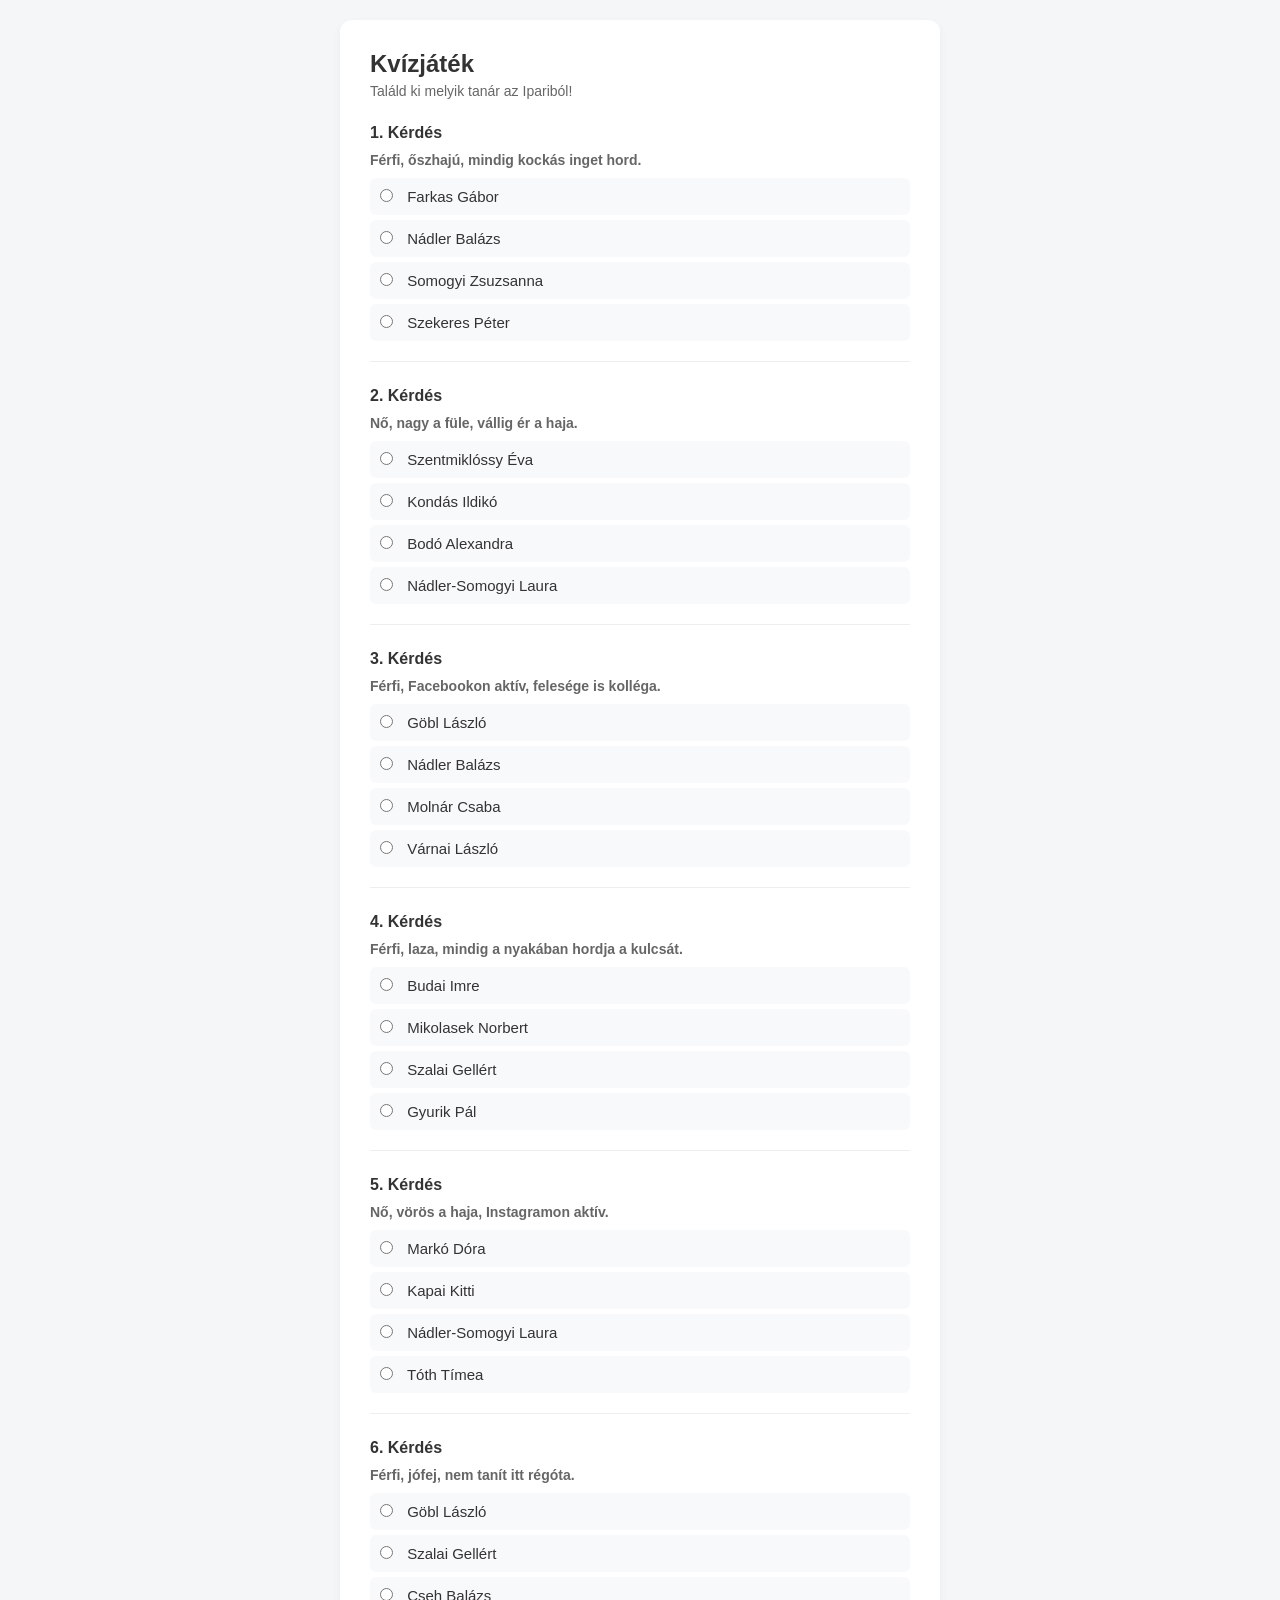
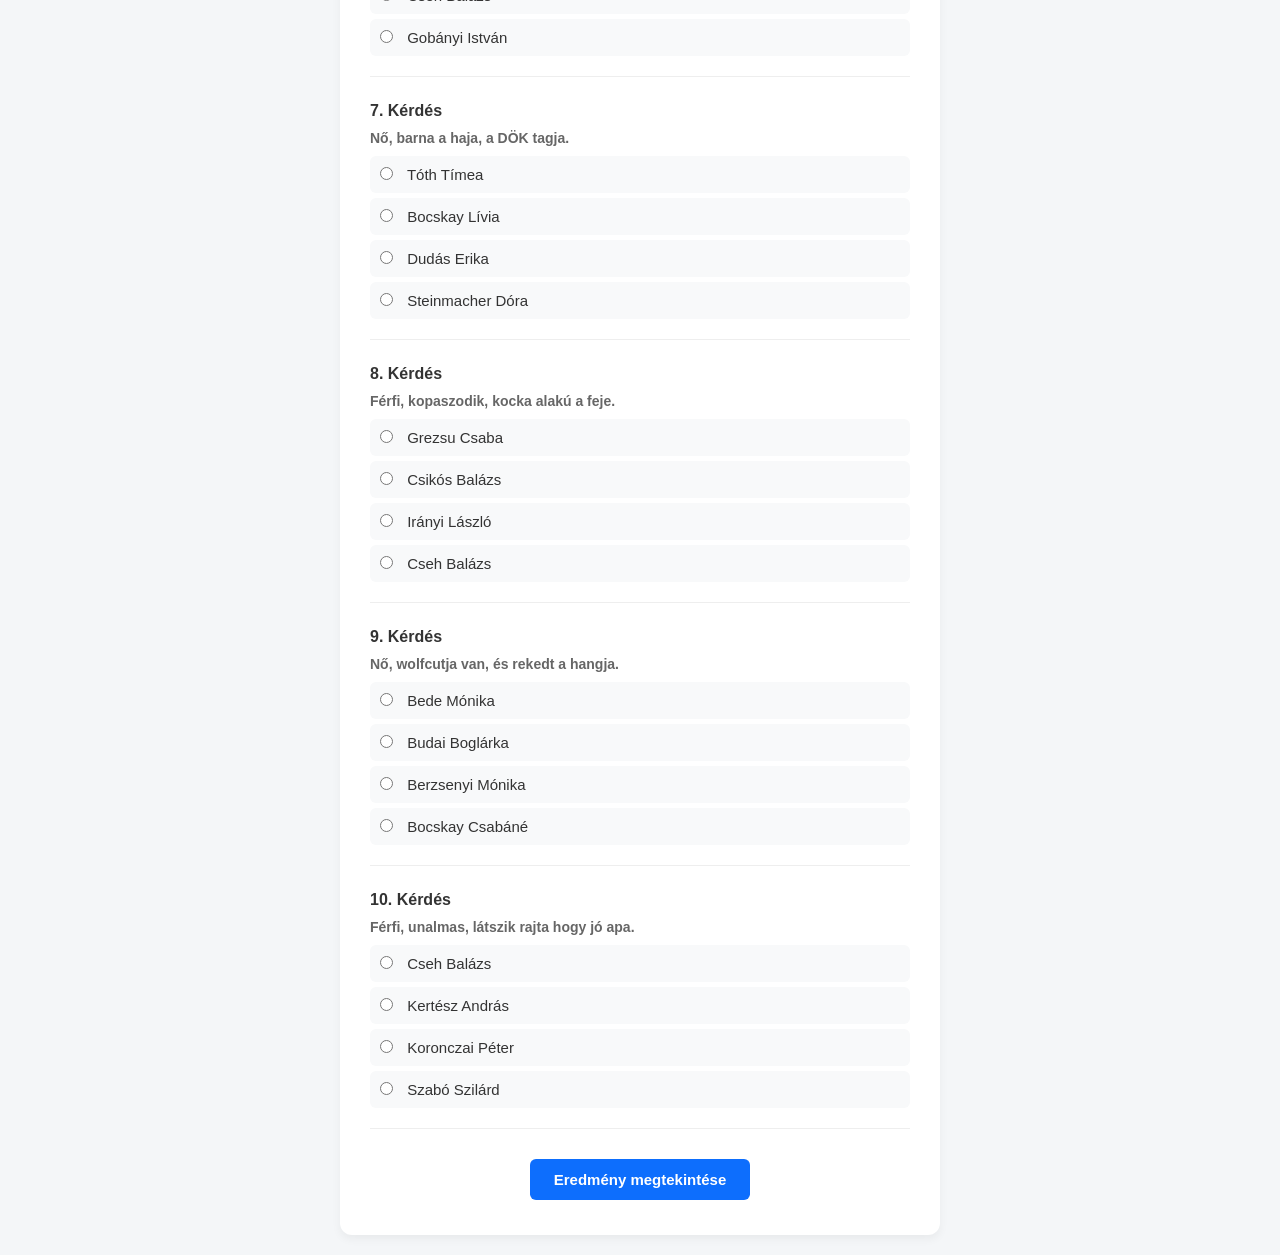
<file: index.html>
<!DOCTYPE html>
<html lang="hu">
<head>
  <meta charset="UTF-8">
  <meta name="viewport" content="width=device-width, initial-scale=1.0">
  <title>Kvízjáték</title>
  <link rel="stylesheet" href="style.css">
</head>
<body>

  <main class="kviz-doboz">
    <h1>Kvízjáték</h1>
    <p class="alcim">Találd ki melyik tanár az Ipariból!</p>

    <form>
      <!-- 1. Kérdés -->
      <div class="kerdes">
        <p>1. Kérdés</p>
        <p class="alcim">Férfi, őszhajú, mindig kockás inget hord.</p>
        <label><input type="radio" name="k1" class="helyes"> Farkas Gábor</label>
        <label><input type="radio" name="k1"> Nádler Balázs</label>
        <label><input type="radio" name="k1"> Somogyi Zsuzsanna</label>
        <label><input type="radio" name="k1"> Szekeres Péter</label>
      </div>

      <!-- 2. Kérdés -->
      <div class="kerdes">
        <p>2. Kérdés</p>
        <p class="alcim">Nő, nagy a füle, vállig ér a haja.</p>
        <label><input type="radio" name="k2"> Szentmiklóssy Éva</label>
        <label><input type="radio" name="k2" class="helyes"> Kondás Ildikó</label>
        <label><input type="radio" name="k2"> Bodó Alexandra</label>
        <label><input type="radio" name="k2"> Nádler-Somogyi Laura</label>
      </div>

      <!-- 3. Kérdés -->
      <div class="kerdes">
        <p>3. Kérdés</p>
        <p class="alcim">Férfi, Facebookon aktív, felesége is kolléga.</p>
        <label><input type="radio" name="k3"> Göbl László</label>
        <label><input type="radio" name="k3"> Nádler Balázs</label>
        <label><input type="radio" name="k3"> Molnár Csaba</label>
        <label><input type="radio" name="k3" class="helyes"> Várnai László</label>
      </div>

      <!-- 4. Kérdés -->
      <div class="kerdes">
        <p>4. Kérdés</p>
        <p class="alcim">Férfi, laza, mindig a nyakában hordja a kulcsát.</p>
        <label><input type="radio" name="k4" class="helyes"> Budai Imre</label>
        <label><input type="radio" name="k4"> Mikolasek Norbert</label>
        <label><input type="radio" name="k4"> Szalai Gellért</label>
        <label><input type="radio" name="k4"> Gyurik Pál</label>
      </div>

      <!-- 5. Kérdés -->
      <div class="kerdes">
        <p>5. Kérdés</p>
        <p class="alcim">Nő, vörös a haja, Instagramon aktív.</p>
        <label><input type="radio" name="k5"> Markó Dóra</label>
        <label><input type="radio" name="k5"> Kapai Kitti</label>
        <label><input type="radio" name="k5" class="helyes"> Nádler-Somogyi Laura</label>
        <label><input type="radio" name="k5"> Tóth Tímea</label>
      </div>

      <!-- 6. Kérdés -->
      <div class="kerdes">
        <p>6. Kérdés</p>
        <p class="alcim">Férfi, jófej, nem tanít itt régóta.</p>
        <label><input type="radio" name="k6"> Göbl László</label>
        <label><input type="radio" name="k6" class="helyes"> Szalai Gellért</label>
        <label><input type="radio" name="k6"> Cseh Balázs</label>
        <label><input type="radio" name="k6"> Gobányi István</label>
      </div>

      <!-- 7. Kérdés -->
      <div class="kerdes">
        <p>7. Kérdés</p>
        <p class="alcim">Nő, barna a haja, a DÖK tagja.</p>
        <label><input type="radio" name="k7"> Tóth Tímea</label>
        <label><input type="radio" name="k7"> Bocskay Lívia</label>
        <label><input type="radio" name="k7"> Dudás Erika</label>
        <label><input type="radio" name="k7" class="helyes"> Steinmacher Dóra</label>
      </div>

      <!-- 8. Kérdés -->
      <div class="kerdes">
        <p>8. Kérdés</p>
        <p class="alcim">Férfi, kopaszodik, kocka alakú a feje. </p>
        <label><input type="radio" name="k8"> Grezsu Csaba</label>
        <label><input type="radio" name="k8" class="helyes"> Csikós Balázs</label>
        <label><input type="radio" name="k8"> Irányi László</label>
        <label><input type="radio" name="k8"> Cseh Balázs</label>
      </div>

      <!-- 9. Kérdés -->
      <div class="kerdes">
        <p>9. Kérdés</p>
        <p class="alcim">Nő, wolfcutja van, és rekedt a hangja.</p>
        <label><input type="radio" name="k9"> Bede Mónika</label>
        <label><input type="radio" name="k9"> Budai Boglárka</label>
        <label><input type="radio" name="k9" class="helyes"> Berzsenyi Mónika</label>
        <label><input type="radio" name="k9"> Bocskay Csabáné</label>
      </div>

      <!-- 10. Kérdés -->
      <div class="kerdes">
        <p>10. Kérdés</p>
        <p class="alcim">Férfi, unalmas, látszik rajta hogy jó apa.</p>
        <label><input type="radio" name="k10" class="helyes"> Cseh Balázs</label>
        <label><input type="radio" name="k10"> Kertész András</label>
        <label><input type="radio" name="k10"> Koronczai Péter</label>
        <label><input type="radio" name="k10"> Szabó Szilárd</label>
      </div>

      <!-- Eredmény ellenőrzése JS nélkül -->
      <div class="eredmeny-resz">
        <input type="checkbox" id="kiertekeles">
        <label for="kiertekeles" class="gomb">Eredmény megtekintése</label>

        <div class="eredmeny-doboz">
          <h2>Eredményed</h2>
          <p class="pontszam">Pontszám: </p>
          <button type="reset" class="ujra-gomb">Újra</button>
        </div>
      </div>

    </form>
  </main>

</body>
</html>
</file>
<file: style.css>
* {
  box-sizing: border-box;
  margin: 0;
  padding: 0;
  font-family: sans-serif;
}

body {
  background-color: #f4f6f8;
  color: #333;
  padding: 20px;
}

.kviz-doboz {
  max-width: 600px;
  margin: 0 auto;
  background: white;
  padding: 30px;
  border-radius: 12px;
  box-shadow: 0 4px 10px rgba(0, 0, 0, 0.05);
}

h1 {
  font-size: 24px;
  margin-bottom: 5px;
}

.alcim {
  color: #666;
  margin-bottom: 25px;
  font-size: 14px;
}

form {
  counter-reset: pont 0;
}

input.helyes:checked {
  counter-increment: pont;
}

.kerdes {
  margin-bottom: 25px;
  padding-bottom: 15px;
  border-bottom: 1px solid #eee;
}

.kerdes p {
  font-weight: bold;
  margin-bottom: 10px;
}

label {
  display: block;
  padding: 10px;
  margin: 5px 0;
  background: #f8f9fa;
  border-radius: 6px;
  cursor: pointer;
  font-size: 15px;
}

label:hover {
  background: #e9ecef;
}

input[type="radio"] {
  margin-right: 10px;
}

.eredmeny-resz {
  text-align: center;
  margin-top: 20px;
}

#kiertekeles {
  display: none;
}

.gomb, .ujra-gomb {
  display: inline-block;
  background: #0d6efd;
  color: white;
  padding: 12px 24px;
  border-radius: 6px;
  cursor: pointer;
  font-weight: bold;
  border: none;
}

.eredmeny-doboz {
  display: none;
  margin-top: 20px;
  padding: 20px;
  background: #e7f1ff;
  border-radius: 8px;
}

#kiertekeles:checked ~ .eredmeny-doboz {
  display: block;
}

#kiertekeles:checked ~ .gomb {
  display: none;
}

.pontszam::after {
  content: counter(pont) " / 10";
  font-size: 24px;
  font-weight: bold;
  color: #0d6efd;
}

.ujra-gomb {
  margin-top: 15px;
  background: #6c757d;
}
</file>
